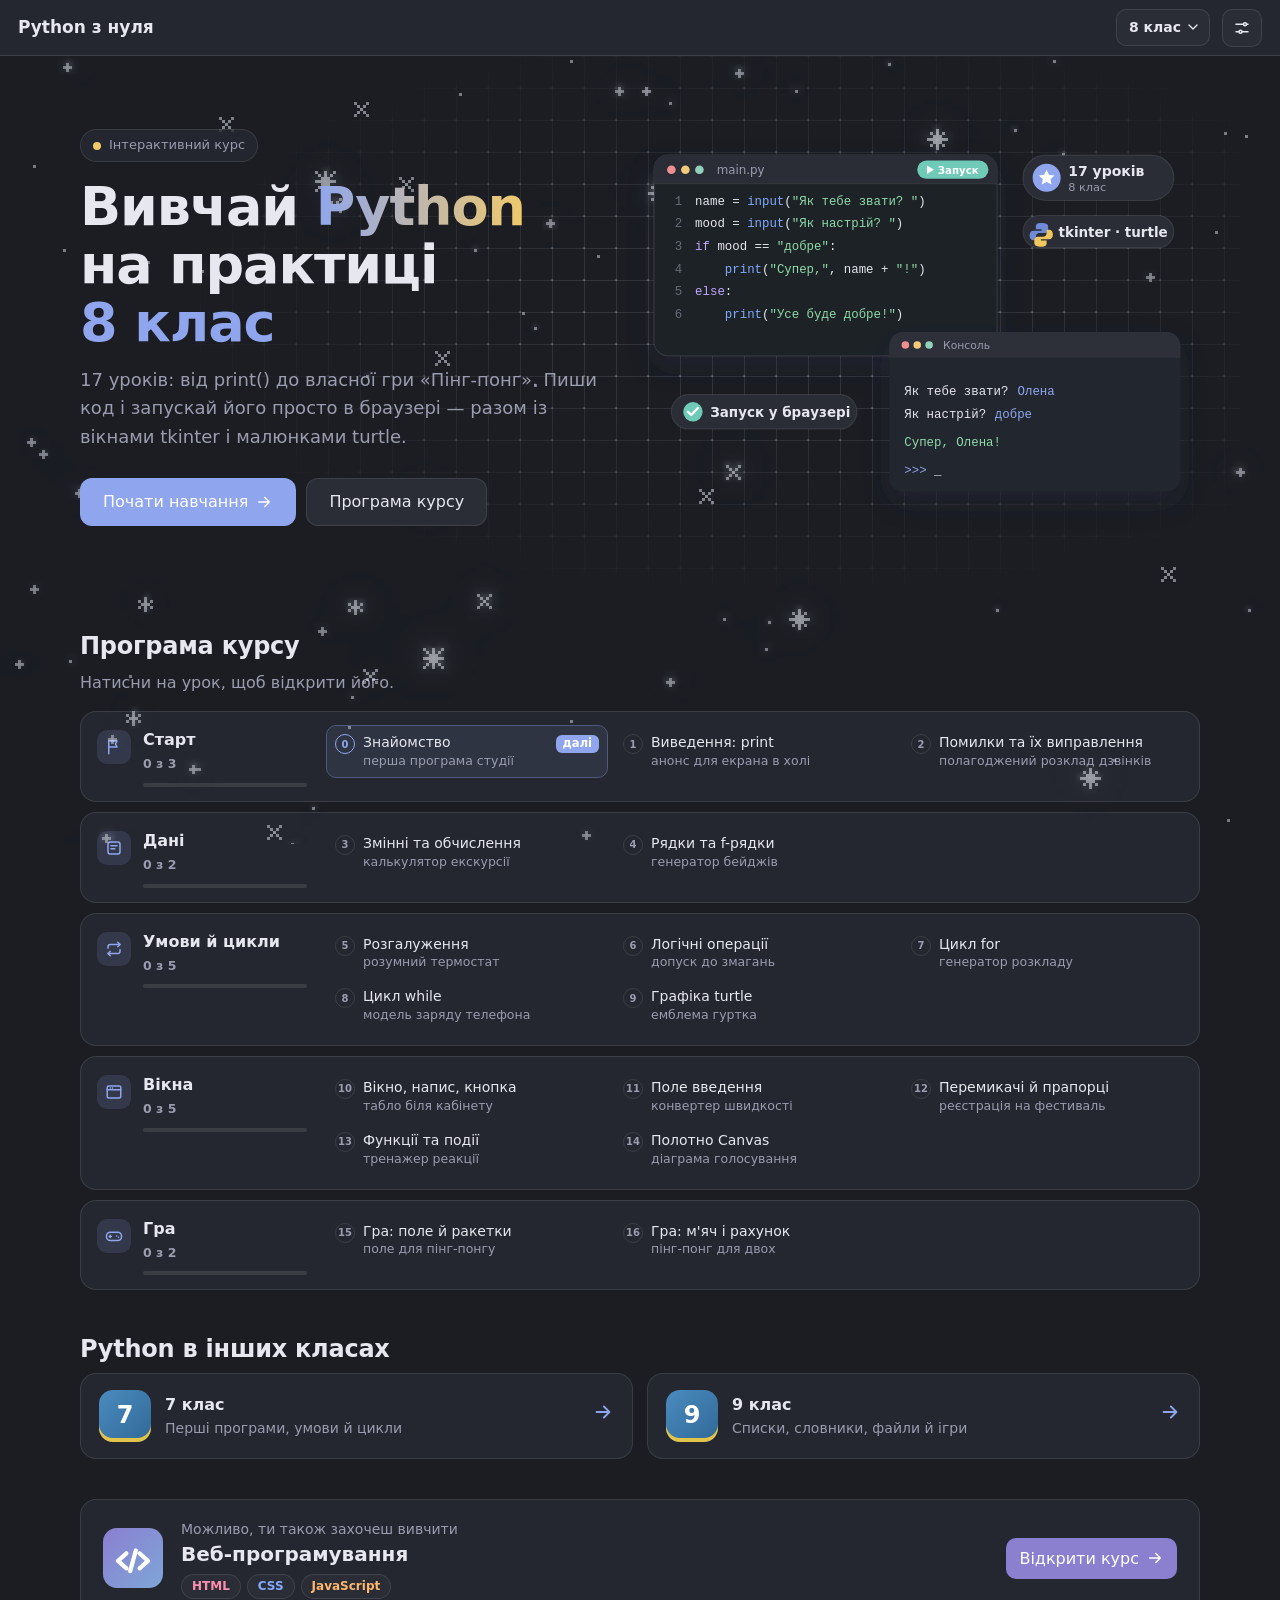
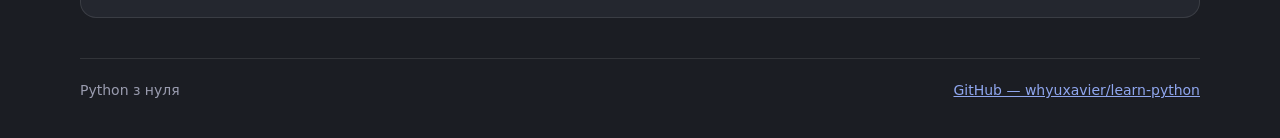
<file: index.html>
<!DOCTYPE html>
<html lang="uk">
<head>
<meta charset="UTF-8">
<meta name="viewport" content="width=device-width, initial-scale=1.0">
<title>Python з нуля · 8 клас — безкоштовний курс програмування українською</title>
<link rel="icon" type="image/svg+xml" href="data:image/svg+xml,%3Csvg xmlns='http://www.w3.org/2000/svg' viewBox='0 0 64 64'%3E%3Cdefs%3E%3ClinearGradient id='g' x1='0' y1='0' x2='1' y2='1'%3E%3Cstop offset='0' stop-color='%236f8ad6'/%3E%3Cstop offset='1' stop-color='%2394a9e6'/%3E%3C/linearGradient%3E%3C/defs%3E%3Crect width='64' height='64' rx='15' fill='url(%23g)'/%3E%3Cpath d='M32 10c-9 0-11 3-11 7v6h12v3H15c-5 0-8 4-8 10s3 10 8 10h5v-7c0-5 3-8 8-8h11c4 0 7-3 7-7v-7c0-4-4-7-14-7z' fill='%23fff'/%3E%3Cpath d='M32 54c9 0 11-3 11-7v-6H31v-3h18c5 0 8-4 8-10s-3-10-8-10h-5v7c0 5-3 8-8 8H25c-4 0-7 3-7 7v7c0 4 4 7 14 7z' fill='%23f0c75e'/%3E%3Ccircle cx='27' cy='16' r='2.2' fill='%236f8ad6'/%3E%3Ccircle cx='37' cy='48' r='2.2' fill='%236f8ad6'/%3E%3C/svg%3E">
<meta name="description" content="Python з нуля для 8 класу — безкоштовний інтерактивний курс Python українською: 17 уроків, теорія, приклади й завдання, код запускається просто в браузері.">
<link rel="canonical" href="https://whyuxavier.github.io/learn-python/">
<link rel="manifest" href="manifest.json">
<meta name="theme-color" content="#6f8ad6">
<link rel="apple-touch-icon" href="icons/apple-touch-icon.png">
<meta name="apple-mobile-web-app-capable" content="yes">
<meta name="mobile-web-app-capable" content="yes">
<meta name="apple-mobile-web-app-title" content="Python 8 клас">
<meta property="og:type" content="website">
<meta property="og:locale" content="uk_UA">
<meta property="og:title" content="Python з нуля · 8 клас">
<meta property="og:description" content="17 інтерактивних уроків Python для 8 класу: пиши й запускай код просто в браузері.">
<meta property="og:url" content="https://whyuxavier.github.io/learn-python/">
<script type="application/ld+json">{"@context":"https://schema.org","@type":"Course","name":"Python з нуля · 8 клас","description":"Безкоштовний інтерактивний курс Python українською: 17 уроків з теорією, прикладами й практичними завданнями, код виконується в браузері.","inLanguage":"uk","url":"https://whyuxavier.github.io/learn-python/","isAccessibleForFree":true,"provider":{"@type":"Person","name":"Олександр Мрочко","url":"https://github.com/whyuxavier"},"hasCourseInstance":{"@type":"CourseInstance","courseMode":"online","courseWorkload":"PT32H"},"offers":{"@type":"Offer","price":"0","priceCurrency":"UAH","category":"Free"}}</script>
<link href="https://fonts.cdnfonts.com/css/fixel-display" rel="stylesheet">
<script>(()=>{try{const n=navigator,lite=(n.hardwareConcurrency&&n.hardwareConcurrency<=2)||(n.deviceMemory&&n.deviceMemory<=4)||matchMedia('(prefers-reduced-motion: reduce)').matches;
 if(lite)document.documentElement.classList.add('lite')}catch(e){}})();</script>
<link rel="stylesheet" href="style.css">
</head>
<body class="home">
<div class="app">
<header>
 <button class="ib" id="menu" aria-label="Меню курсу" aria-expanded="false"><svg viewBox="0 0 24 24"><path d="M4 6h16M4 12h16M4 18h16"/></svg></button>
 <h1><button id="logo" title="На головну">Python з нуля</button></h1>
 <div class="gsw"><button class="gsb" id="gsb" aria-haspopup="true" aria-expanded="false" aria-controls="gpop" title="Обрати клас">8 клас<svg viewBox="0 0 24 24" aria-hidden="true"><path d="M6 9l6 6 6-6"/></svg></button>
  <nav class="gpop" id="gpop" hidden aria-label="Курси"><a href="../learn-python-7/"><b>7 клас</b><span>Перші програми, умови й цикли</span></a><a aria-current="page"><b>8 клас</b><span>Основи Python і вікна tkinter</span></a><a href="../learn-python-9/"><b>9 клас</b><span>Списки, словники, файли й ігри</span></a></nav></div>
 <button class="ib" id="homeBtn" hidden aria-label="На головну" title="На головну"><svg viewBox="0 0 24 24"><path d="M4 11l8-7 8 7M6 9.5V20h12V9.5"/></svg></button>
 <button class="ib sch" id="schB" hidden aria-label="Шкільний режим увімкнено" title="Шкільний режим: прогрес зникне після закриття браузера"><svg viewBox="0 0 24 24"><path d="M3 10l9-5 9 5-9 5z"/><path d="M7 12.5V17c0 1.2 2.2 2.5 5 2.5s5-1.3 5-2.5v-4.5"/></svg></button>
 <button class="ib" id="instB" hidden aria-label="Встановити застосунок" title="Встановити як застосунок"><svg viewBox="0 0 24 24"><rect x="6" y="2.5" width="12" height="19" rx="2.5"/><path d="M12 7v7M9 11l3 3 3-3M10.5 18.5h3"/></svg></button>
 <button class="ib" id="info" aria-label="Панель керування" title="Панель керування"><svg viewBox="0 0 24 24"><path d="M4 7h10M18 7h2M4 17h4M12 17h8"/><circle cx="16" cy="7" r="2"/><circle cx="10" cy="17" r="2"/></svg></button>
</header>
<aside id="side" aria-label="Навігація курсу">
 <div class="pc"><span id="pct">0%</span><span id="cnt">0 / 17</span></div>
 <div class="pb" role="progressbar" aria-valuemin="0" aria-valuemax="100" id="pbar"><i></i></div>
 <nav id="nav"></nav>
</aside>
<main>
 <section class="col" id="lw" aria-label="Урок"><div class="card lh"><div class="lt" role="tablist" aria-label="Розділ уроку" id="ltabs"><button class="tab" role="tab" id="t-th" data-t="th" aria-controls="p-th">Теорія</button><button class="tab" role="tab" id="t-tk" data-t="tk" aria-controls="p-tk">Завдання</button></div></div><div id="lesson"></div></section>
 <div class="rz" id="rz" role="separator" aria-orientation="vertical" aria-label="Змінити ширину панелей" tabindex="0"></div>
 <section class="ws" aria-label="Робоча область">
  <div class="pane" id="p-ed">
   <div class="ph">
    
    <div class="ftabs" role="tablist" id="ftabs"></div>
    <span class="grow"></span>
    <div class="more"><button class="ib" id="more" aria-label="Інші дії" title="Інші дії" aria-haspopup="menu" aria-expanded="false"><svg viewBox="0 0 24 24"><circle cx="5" cy="12" r="1.3"/><circle cx="12" cy="12" r="1.3"/><circle cx="19" cy="12" r="1.3"/></svg></button>
     <div class="mm" id="mm" role="menu" hidden>
      <button class="mi" id="share" role="menuitem"><svg viewBox="0 0 24 24"><path d="M10 14a4 4 0 0 0 5.7 0l3-3a4 4 0 0 0-5.7-5.7l-1 1"/><path d="M14 10a4 4 0 0 0-5.7 0l-3 3a4 4 0 0 0 5.7 5.7l1-1"/></svg>Здати роботу</button>
      <button class="mi" id="copy" role="menuitem"><svg viewBox="0 0 24 24"><rect x="9" y="9" width="11" height="11" rx="2"/><path d="M5 15V5a2 2 0 0 1 2-2h10"/></svg>Скопіювати код</button>
      <button class="mi" id="dl" role="menuitem"><svg viewBox="0 0 24 24"><path d="M12 4v11M7 10l5 5 5-5M5 20h14"/></svg>Завантажити код</button>
      <button class="mi" id="reset" role="menuitem"><svg viewBox="0 0 24 24"><path d="M3 12a9 9 0 1 0 3-6.7L3 8M3 3v5h5"/></svg>Почати спочатку</button>
     </div></div>
    <button class="btn stop" id="stop" hidden title="Зупинити програму"><svg viewBox="0 0 24 24"><rect x="6" y="6" width="12" height="12" rx="2"/></svg><span>Стоп</span></button>
    <button class="btn run" id="run" title="Запустити (Ctrl+Enter)"><svg viewBox="0 0 24 24"><path d="M7 5v14l12-7z"/></svg><span id="runTx">Запустити</span></button>
   </div>
   <div class="ed"><div id="gut" aria-hidden="true"></div><div class="cw"><div id="eband"></div><pre id="hl" aria-hidden="true"></pre><textarea id="ta" spellcheck="false" autocapitalize="off" autocomplete="off" autocorrect="off" wrap="off" aria-label="Код Python"></textarea></div></div>
  </div>
  <div class="rzh" id="rzh" role="separator" aria-orientation="horizontal" aria-label="Змінити висоту редактора" tabindex="0"></div>
  <div class="pane" id="p-out">
   <div class="ph"><h3 id="outT">Результат</h3>
    <button class="ib" id="clr" hidden aria-label="Очистити" title="Очистити"><svg viewBox="0 0 24 24"><path d="M4 7h16M10 11v6M14 11v6M6 7l1 13h10l1-13M9 7V4h6v3"/></svg></button></div>
   <div class="out" id="out"><div class="kp" id="kp" aria-label="Клавіші"></div><div id="wins"></div><div id="con" tabindex="-1" aria-live="polite"></div></div>
   <div class="pgz" id="pgz" hidden></div>
  </div>
 </section>
</main>
</div>
<div id="home">
<div class="hm">
 <section class="hero" aria-labelledby="hh">
  <div>
   <span class="ebd"><i></i>Інтерактивний курс</span>
   <h2 id="hh">Вивчай <span>Python</span> на практиці<span class="hcl">8 клас</span></h2>
   <p class="ld">17 уроків: від print() до власної гри «Пінг-понг». Пиши код і запускай його просто в браузері — разом із вікнами tkinter і малюнками turtle.</p>
   <div class="cta">
    <button class="btn pr lg" id="start"><span id="startTx">Почати навчання</span><svg viewBox="0 0 24 24"><path d="M5 12h14M13 6l6 6-6 6"/></svg></button>
    <a class="btn lg" href="#program" id="toProg">Програма курсу</a>
   </div>
   <div class="hpr" id="hpr" hidden><span id="hprTx"></span><div class="pb"><i id="hprBar"></i></div></div>
  </div>
  <div class="hart"><svg class="art" viewBox="0 0 520 400" role="img" aria-label="Редактор з кодом Python і консоль, де програма веде короткий діалог з користувачем">
 <defs><filter id="hsh" x="-15%" y="-15%" width="130%" height="140%"><feDropShadow dx="0" dy="10" stdDeviation="12" flood-color="#3c3c64" flood-opacity=".18"/></filter><clipPath id="hc0"><rect class="tp" x="52" y="73" width="225" height="18" style="animation-duration:0.74s;animation-delay:0.40s;animation-timing-function:steps(31)"/></clipPath><clipPath id="hc1"><rect class="tp" x="52" y="94" width="204" height="18" style="animation-duration:0.67s;animation-delay:1.22s;animation-timing-function:steps(28)"/></clipPath><clipPath id="hc2"><rect class="tp" x="52" y="115" width="141" height="18" style="animation-duration:0.46s;animation-delay:1.98s;animation-timing-function:steps(19)"/></clipPath><clipPath id="hc3"><rect class="tp" x="80" y="136" width="197" height="18" style="animation-duration:0.65s;animation-delay:2.51s;animation-timing-function:steps(27)"/></clipPath><clipPath id="hc4"><rect class="tp" x="52" y="157" width="43" height="18" style="animation-duration:0.12s;animation-delay:3.24s;animation-timing-function:steps(5)"/></clipPath><clipPath id="hc5"><rect class="tp" x="80" y="178" width="176" height="18" style="animation-duration:0.58s;animation-delay:3.44s;animation-timing-function:steps(24)"/></clipPath><clipPath id="ha1"><rect class="tp" x="351" y="250" width="41" height="17" style="animation-duration:0.30s;animation-delay:5.00s;animation-timing-function:steps(5)"/></clipPath><clipPath id="ha2"><rect class="tp" x="330" y="272" width="41" height="17" style="animation-duration:0.30s;animation-delay:5.75s;animation-timing-function:steps(5)"/></clipPath></defs>
 <g class="h-ed">
  <rect class="w" x="14" y="40" width="318" height="186" rx="13" filter="url(#hsh)"/>
  <path class="tb" d="M14.5 53a12.5 12.5 0 0 1 12.5-12.5h293a12.5 12.5 0 0 1 12.5 12.5v13h-318z"/>
  <line class="bl" x1="14.5" y1="66.5" x2="331.5" y2="66.5"/>
  <circle cx="30" cy="53.5" r="4" fill="#ef8f8f"/><circle cx="43" cy="53.5" r="4" fill="#f3c97a"/><circle cx="56" cy="53.5" r="4" fill="#8fd1bd"/>
  <text x="72" y="57.5" class="mu" font-size="11">main.py</text>
  <g class="h-run pp" style="animation-delay:4.15s"><rect class="okf" x="258" y="45" width="66" height="17" rx="8.5"/><path class="wt" d="M267 49.5v8l6.5-4z"/><text class="wt" x="277" y="57.5" font-size="9.5" font-weight="600">Запуск</text></g>
<g class="cl" style="animation-delay:0.40s"><text x="40" y="86" class="mono sm num" text-anchor="end">1</text></g><text x="52" y="86" class="mono sm" xml:space="preserve" clip-path="url(#hc0)">name = <tspan class="cb">input</tspan>(<tspan class="cs">"Як тебе звати? "</tspan>)</text>
<g class="cl" style="animation-delay:1.22s"><text x="40" y="107" class="mono sm num" text-anchor="end">2</text></g><text x="52" y="107" class="mono sm" xml:space="preserve" clip-path="url(#hc1)">mood = <tspan class="cb">input</tspan>(<tspan class="cs">"Як настрій? "</tspan>)</text>
<g class="cl" style="animation-delay:1.98s"><text x="40" y="128" class="mono sm num" text-anchor="end">3</text></g><text x="52" y="128" class="mono sm" xml:space="preserve" clip-path="url(#hc2)"><tspan class="ck">if</tspan> mood == <tspan class="cs">"добре"</tspan>:</text>
<g class="cl" style="animation-delay:2.51s"><text x="40" y="149" class="mono sm num" text-anchor="end">4</text></g><text x="52" y="149" class="mono sm" xml:space="preserve" clip-path="url(#hc3)">    <tspan class="cb">print</tspan>(<tspan class="cs">"Супер,"</tspan>, name + <tspan class="cs">"!"</tspan>)</text>
<g class="cl" style="animation-delay:3.24s"><text x="40" y="170" class="mono sm num" text-anchor="end">5</text></g><text x="52" y="170" class="mono sm" xml:space="preserve" clip-path="url(#hc4)"><tspan class="ck">else</tspan>:</text>
<g class="cl" style="animation-delay:3.44s"><text x="40" y="191" class="mono sm num" text-anchor="end">6</text></g><text x="52" y="191" class="mono sm" xml:space="preserve" clip-path="url(#hc5)">    <tspan class="cb">print</tspan>(<tspan class="cs">"Усе буде добре!"</tspan>)</text>
 </g>
 <g class="h-con" style="animation-delay:4.45s">
  <rect class="term" x="232" y="204" width="270" height="148" rx="13" filter="url(#hsh)"/>
  <path class="tbar" d="M232 217a13 13 0 0 1 13-13h244a13 13 0 0 1 13 13v11h-270z"/>
  <circle cx="247" cy="216" r="3.5" fill="#ef8f8f"/><circle cx="258" cy="216" r="3.5" fill="#f3c97a"/><circle cx="269" cy="216" r="3.5" fill="#8fd1bd"/>
  <text x="282" y="219.5" font-size="10" fill="#9a9caf">Консоль</text>
  <text class="mono sm ol tt1" style="animation-delay:4.75s" x="246" y="262" xml:space="preserve">Як тебе звати? </text>
  <text class="mono sm tt2" font-weight="600" x="351" y="262" clip-path="url(#ha1)">Олена</text>
  <text class="mono sm ol tt1" style="animation-delay:5.50s" x="246" y="284" xml:space="preserve">Як настрій? </text>
  <text class="mono sm tt2" font-weight="600" x="330" y="284" clip-path="url(#ha2)">добре</text>
  <text class="mono sm ol tt3" style="animation-delay:6.25s" x="246" y="310">Супер, Олена!</text>
  <text class="mono sm ol tt2" style="animation-delay:6.45s" x="246" y="336">&gt;&gt;&gt; <tspan fill="#e6e7ef">_</tspan></text>
 </g>
 <g class="h-chip pp" style="animation-delay:6.60s">
  <rect class="chip" x="356" y="40" width="140" height="42" rx="21"/>
  <circle class="acf" cx="378" cy="61" r="13"/>
  <path class="wt" d="M378 53.5l2.2 4.6 5 .7-3.6 3.5.9 5-4.5-2.4-4.5 2.4.9-5-3.6-3.5 5-.7z"/>
  <text x="398" y="59" font-size="13" font-weight="600">17 уроків</text><text x="398" y="73" class="mu" font-size="10.5">8 клас</text>
 </g>
 <g class="h-chip pp" style="animation-delay:6.70s">
  <rect class="chip" x="356" y="96" width="140" height="30" rx="15"/>
  <path d="M373 103c-4 0-5 1.4-5 3.2v2.6h5.3v1.3h-7.5c-2.2 0-3.6 1.8-3.6 4.4s1.4 4.4 3.6 4.4h2.2v-3.1c0-2.2 1.3-3.5 3.5-3.5h4.8c1.8 0 3.1-1.3 3.1-3.1v-3c0-1.8-1.8-3.2-6.4-3.2z" fill="#6f8ad6"/>
  <path d="M373 125c4 0 5-1.4 5-3.2v-2.6h-5.3v-1.3h7.5c2.2 0 3.6-1.8 3.6-4.4s-1.4-4.4-3.6-4.4H378v3.1c0 2.2-1.3 3.5-3.5 3.5h-4.8c-1.8 0-3.1 1.3-3.1 3.1v3c0 1.8 1.8 3.2 6.4 3.2z" fill="#f0c75e"/>
  <text x="389" y="116" font-size="12.5" font-weight="600">tkinter · turtle</text>
 </g>
 <g class="h-chip pp" style="animation-delay:6.80s">
  <rect class="chip" x="30" y="262" width="172" height="32" rx="16"/>
  <circle class="okf" cx="50" cy="278" r="9"/><path d="M45.5 278l3 3 6-6.5" fill="none" stroke="#fff" stroke-width="2.2" stroke-linecap="round" stroke-linejoin="round"/>
  <text x="66" y="282.5" font-size="12.5" font-weight="600">Запуск у браузері</text>
 </g>
</svg></div>
 </section>
 <section class="sec" id="program" aria-labelledby="ph"><h3 id="ph">Програма курсу</h3><p>Натисни на урок, щоб відкрити його.</p><div class="mods" id="mods"></div></section>
 <section class="sec" id="grades" aria-labelledby="gh"><h3 id="gh">Python в інших класах</h3><div class="gcs"><a class="card ocl" href="../learn-python-7/"><span class="gn">7</span><span class="pt"><b>7 клас</b><span>Перші програми, умови й цикли</span></span><span class="go"><svg viewBox="0 0 24 24"><path d="M5 12h14M13 6l6 6-6 6"/></svg></span></a><a class="card ocl" href="../learn-python-9/"><span class="gn">9</span><span class="pt"><b>9 клас</b><span>Списки, словники, файли й ігри</span></span><span class="go"><svg viewBox="0 0 24 24"><path d="M5 12h14M13 6l6 6-6 6"/></svg></span></a></div></section>
 <section class="sec" aria-label="Інші курси"><a class="card promo" id="promo" href="https://whyuxavier.github.io/learn-web/" target="_blank" rel="noopener noreferrer">
  <span class="pi"><svg viewBox="0 0 64 64"><defs><linearGradient id="pwg" x1="0" y1="0" x2="1" y2="1"><stop offset="0" stop-color="#8b7fd0"/><stop offset="1" stop-color="#7ea6d8"/></linearGradient></defs><rect width="64" height="64" rx="15" fill="url(#pwg)"/><path d="M25 27l-9 8 9 8M39 27l9 8-9 8M35 24l-6 22" fill="none" stroke="#fff" stroke-width="4.5" stroke-linecap="round" stroke-linejoin="round"/></svg></span>
  <span class="pt"><small>Можливо, ти також захочеш вивчити</small><b>Веб-програмування</b><span class="tags"><i>HTML</i><i>CSS</i><i>JavaScript</i></span></span>
  <span class="btn pr pgo">Відкрити курс<svg viewBox="0 0 24 24"><path d="M5 12h14M13 6l6 6-6 6"/></svg></span>
 </a></section>
 <footer class="hf"><span>Python з нуля</span><a href="https://github.com/whyuxavier/learn-python" target="_blank" rel="noopener noreferrer">GitHub — whyuxavier/learn-python</a></footer>
</div>
</div>
<div class="modal" id="modal" hidden role="dialog" aria-modal="true" aria-labelledby="mt"><div class="card mc">
<button class="ib mx" id="mclose" aria-label="Закрити"><svg viewBox="0 0 24 24"><path d="M6 6l12 12M18 6L6 18"/></svg></button>
<h2 id="mt">Панель керування</h2>
<div class="pset"><div class="prow"><span>Тема</span><div class="seg" id="theme" role="group" aria-label="Тема"></div></div>
<div class="prow"><span>Розмір тексту</span><div class="seg" id="fsz" role="group" aria-label="Розмір тексту"><button type="button" data-v="1" aria-pressed="true">A</button><button type="button" data-v="1.15" aria-pressed="false" style="font-size:1.15em">A</button><button type="button" data-v="1.3" aria-pressed="false" style="font-size:1.3em">A</button></div></div>
<label class="sw" style="margin-top:0"><span>Підказки в редакторі<small>Команди й параметри під час набору коду</small></span><input type="checkbox" id="acT" role="switch"></label><label class="sw"><span>Шкільний комп'ютер<small>Прогрес зникає після закриття браузера</small></span><input type="checkbox" id="schT" role="switch"></label></div>
<div class="mode" hidden><h3>Мій прогрес</h3>
<div class="row"><button class="btn" id="pSave"><svg viewBox="0 0 24 24"><path d="M12 4v11M7 10l5 5 5-5M5 20h14"/></svg>Зберегти у файл</button><button class="btn" id="pLoad"><svg viewBox="0 0 24 24"><path d="M12 20V9M7 14l5-5 5 5M5 4h14"/></svg>Відкрити файл</button></div>
<input type="file" id="pFile" accept=".json,application/json" hidden></div>
<div class="mode" id="instM"><h3>Застосунок</h3><p id="instTx" style="margin:0 0 10px;font-size:14px;color:var(--mu)">Встанови курс на комп'ютер чи телефон: окреме вікно, значок на робочому столі й робота без інтернету.</p>
<div class="row"><button class="btn pr" id="instGo"><svg viewBox="0 0 24 24"><rect x="6" y="2.5" width="12" height="19" rx="2.5"/><path d="M12 7v7M9 11l3 3 3-3M10.5 18.5h3"/></svg>Встановити застосунок</button></div></div>
<details class="more pab" id="qdet"><summary>Квести й тести</summary><div class="qs" id="qlist"></div></details>
<details class="more pab" id="bdet"><summary>Бонус</summary><div class="hcards" id="bonus"></div></details>
<details class="more pab"><summary>Про курс і правила</summary><p>Курс Python для 8 класу: 17 уроків, код запускається в браузері. Інший клас — кнопка «8 клас» угорі.</p><ul>
<li>Проходь уроки по черзі.</li>
<li>Прочитай «Теорію» і виконай «Завдання».</li>
<li>Щоб здати роботу: ⋯ → «Здати роботу» → надішли посилання своєму вчителю.</li>
</ul><p class="annp"><b>Курс оновлено.</b> Курси 8 і 9 класу тепер мають окремі адреси: <a href="https://whyuxavier.github.io/learn-python/">learn-python</a> (8 клас) і <a href="https://whyuxavier.github.io/learn-python-9/">learn-python-9</a> (9 клас). Уроки й завдання повністю оновлено. Продуктивної роботи!</p></details>
<a class="btn gh" href="https://github.com/whyuxavier/learn-python" target="_blank" rel="noopener noreferrer"><svg viewBox="0 0 24 24"><path d="M12 3l2.8 5.8 6.2.9-4.5 4.4 1.1 6.2L12 17.3 6.4 20.3l1.1-6.2L3 9.7l6.2-.9z"/></svg>Репозиторій на GitHub</a><p style="margin:12px 0 0;font-size:13px;color:var(--mu)">Створено з використанням ШІ.</p></div></div>
<div class="modal" id="shm" hidden role="dialog" aria-modal="true" aria-labelledby="sht"><div class="card mc">
<button class="ib mx" id="shclose" aria-label="Закрити"><svg viewBox="0 0 24 24"><path d="M6 6l12 12M18 6L6 18"/></svg></button>
<h2 id="sht">Здати роботу</h2>
<p id="shl" class="shs"></p>
<label class="fl" for="shn">Ім'я та прізвище</label>
<input class="fi" id="shn" maxlength="60" autocomplete="name" placeholder="Наприклад: Леонід Каденюк">
<label class="fl" for="shk">Клас</label>
<input class="fi" id="shk" maxlength="10" autocomplete="off" list="shkl" placeholder="8-А">
<datalist id="shkl"><option value="8-А"><option value="8-Б"><option value="8-В"><option value="8-Г"><option value="8-Д"></datalist>
<button class="btn pr" id="shgo">Здати роботу</button>
<div id="shres" hidden>
<p class="shsc" id="shsc"></p>
<input class="fi" id="shu" readonly aria-label="Посилання на роботу">
<button class="btn pr" id="shcp">Копіювати посилання</button>
<p class="shs"><b>Скопіюй посилання й надішли його своєму вчителю</b> — у Google Classroom або так, як він попросить. Якщо зміниш код — здай роботу ще раз.</p>
</div></div></div>
<div class="modal" id="insm" hidden role="dialog" aria-modal="true" aria-labelledby="inst"><div class="card mc ins">
<button class="ib mx" id="insclose" aria-label="Закрити"><svg viewBox="0 0 24 24"><path d="M6 6l12 12M18 6L6 18"/></svg></button>
<h2 id="inst">Встановити застосунок</h2>
<div id="insBody"></div>
<p style="margin:12px 0 0;font-size:13px;color:var(--mu)">Після встановлення курс відкривається з окремого значка й працює навіть без інтернету. Прогрес зберігається.</p>
</div></div>
<div id="toast" role="status" aria-live="polite"></div>
<script src="lessons.js"></script>
<script src="script.js"></script>
</body>
</html>
</file>
<file: style.css>
/* Python з нуля — стилі курсу */
:root{--bg:#f4f5fa;--bg2:#ecf1f8;--sf:rgba(255,255,255,.74);--sf2:#fbfcff;--tx:#23242e;--mu:#676a7d;--bd:rgba(60,64,100,.13);--ac:#6f8ad6;--ac2:#d9aa3c;--gold:#f0c75e;--mint:#8fd1bd;--ed:#fcfcff;--sh:0 4px 18px rgba(60,64,110,.08);--ok:#4fae93;--er:#d0566a;--sb:rgba(100,110,160,.35);--cn:#f7f8fc}
[data-theme=dark]{--bg:#1b1d23;--bg2:#1f2229;--sf:rgba(39,42,51,.76);--sf2:#2a2d36;--tx:#e6e7ef;--mu:#9a9caf;--bd:rgba(255,255,255,.1);--ac:#8fa6ee;--ac2:#f0c96a;--gold:#f0c96a;--mint:#6fcbb8;--ed:#1e2026;--sh:0 4px 18px rgba(0,0,0,.3);--ok:#6fcbb8;--er:#ff8a9a;--sb:rgba(200,205,230,.25);--cn:#181a1f}
*{box-sizing:border-box}
[hidden]{display:none!important}
html,body{margin:0;height:100%}
body{font-family:"Fixel Display","Fixel Variable",system-ui,-apple-system,"Segoe UI",Roboto,sans-serif;font-size:16px;line-height:1.6;color:var(--tx);background:linear-gradient(135deg,var(--bg),var(--bg2));transition:background .3s,color .3s;overflow-x:hidden}
button{font:inherit;color:inherit;cursor:pointer}
button:disabled{cursor:default;opacity:.5}
:focus-visible{outline:2px solid var(--ac);outline-offset:2px}
.app{display:grid;grid-template-columns:280px 1fr;grid-template-rows:56px 1fr;height:100vh}
header{grid-column:1/-1;display:flex;align-items:center;gap:12px;padding:0 18px;background:var(--sf);backdrop-filter:blur(12px);border-bottom:1px solid var(--bd)}
header h1{font-size:17px;margin:0;flex:1;min-width:0}
header h1 button{border:0;background:none;padding:0;font:inherit;font-weight:600;text-align:left;display:block;max-width:100%;white-space:nowrap;overflow:hidden;text-overflow:ellipsis}
header h1 button:hover{color:var(--ac)}
.ib,.btn{border:1px solid var(--bd);background:var(--sf2);border-radius:10px;padding:7px 12px;min-height:38px;transition:.2s}
.ib{width:40px;padding:0;display:grid;place-items:center;flex:none}
.ib:hover,.btn:hover{border-color:var(--ac)}
.btn{display:inline-flex;align-items:center;gap:7px;justify-content:center}
.btn.pr{background:var(--ac);color:#fff;border-color:transparent}
.btn.pr:hover{filter:brightness(1.06)}
.btn.done{background:var(--ok);color:#fff;border-color:transparent}
svg{width:18px;height:18px;fill:none;stroke:currentColor;stroke-width:2;stroke-linecap:round;stroke-linejoin:round}
aside{background:var(--sf);backdrop-filter:blur(12px);border-right:1px solid var(--bd);padding:16px;overflow:auto;transition:transform .25s}
.pb{height:8px;background:var(--bd);border-radius:8px;overflow:hidden;margin:6px 0 4px}
.pb i{display:block;height:100%;width:0;background:linear-gradient(90deg,var(--ac),var(--mint));transition:width .3s}
.pc{display:flex;justify-content:space-between;color:var(--mu);font-size:13px;margin-bottom:14px}
.mod{font-size:12px;letter-spacing:.06em;text-transform:uppercase;color:var(--mu);margin:16px 6px 6px}
button.mod{display:flex;align-items:center;justify-content:space-between;width:calc(100% - 12px);border:0;background:none;padding:2px 0;font-family:inherit;text-align:left;border-radius:6px}
button.mod:hover{color:var(--tx)}button.mod svg{width:14px;height:14px;fill:none;stroke:currentColor;stroke-width:2.2;stroke-linecap:round;stroke-linejoin:round;transition:transform .2s}
button.mod[aria-expanded=false] svg{transform:rotate(-90deg)}
.li{display:flex;align-items:center;gap:8px;width:100%;text-align:left;border:0;background:none;padding:7px 10px;border-radius:10px;font-size:14px;line-height:1.35}
.li:hover{background:var(--sf2)}
.li[aria-current=true]{background:var(--sf2);box-shadow:inset 3px 0 0 var(--ac);font-weight:600}
.li b{width:18px;height:18px;flex:none;border-radius:50%;border:1.5px solid var(--bd);display:grid;place-items:center}
.li.d b{background:var(--ok);border-color:var(--ok);color:#fff}
.li b svg{width:11px;height:11px;stroke-width:3;opacity:0}.li.d b svg{opacity:1}
.li.bn b{border-color:var(--ac);color:var(--ac)}.li.bn b svg{opacity:1}
main{display:grid;grid-template-columns:var(--lc,minmax(0,1fr)) 10px minmax(0,1.15fr);gap:6px;padding:16px;overflow:hidden;min-height:0}
.col{overflow:auto;min-height:0;display:flex;flex-direction:column;gap:14px}
.card{background:var(--sf);backdrop-filter:blur(10px);border:1px solid var(--bd);border-radius:16px;box-shadow:var(--sh);padding:16px 18px}
.card h2{font-size:15px;margin:0 0 8px;color:var(--ac)}
h2.t{font-size:22px;color:var(--tx);line-height:1.3;margin:0}
.card p{margin:.5em 0}
.task{border-left:4px solid var(--mint)}
.th li{margin:3px 0}
.th table{border-collapse:collapse;margin:10px 0;font:13px ui-monospace,"Cascadia Mono",Consolas,monospace}.th th,.th td{border:1px solid var(--bd);padding:4px 12px;text-align:center}.th th{background:var(--bd);font-weight:600}
code,kbd{font-family:ui-monospace,"Cascadia Mono",Consolas,Menlo,monospace;background:var(--bd);border-radius:5px;padding:1px 5px;font-size:.88em}
pre{margin:8px 0;padding:12px;background:var(--ed);border:1px solid var(--bd);border-radius:10px;overflow:auto;font:13px/1.55 ui-monospace,"Cascadia Mono",Consolas,Menlo,monospace;tab-size:4}
pre code{background:none;padding:0;font-size:inherit}
.nav{display:flex;gap:8px;flex-wrap:wrap;padding-bottom:4px}
.nav .sp{flex:1}
.ws{display:flex;flex-direction:column;gap:12px;min-height:0;height:100%}
.pane{display:flex;flex-direction:column;min-height:200px;flex:1;background:var(--sf);border:1px solid var(--bd);border-radius:16px;box-shadow:var(--sh);overflow:hidden}
#p-out{flex:1.15}#p-out.shut{flex:none}
.ph{display:flex;align-items:center;gap:6px;padding:8px 10px;border-bottom:1px solid var(--bd);flex-wrap:wrap;min-height:55px}
.ph h3{font-size:14px;margin:0 auto 0 4px;font-weight:600;white-space:nowrap}
.ph .grow{flex:1}
.more{position:relative}
.mm{position:absolute;right:0;top:calc(100% + 6px);z-index:40;min-width:210px;padding:6px;background:var(--sf2);border:1px solid var(--bd);border-radius:12px;box-shadow:0 10px 28px rgba(20,24,50,.18)}
.mi{display:flex;align-items:center;gap:10px;width:100%;border:0;background:none;padding:9px 10px;border-radius:8px;font:inherit;font-size:14.5px;color:var(--tx);text-align:left;cursor:pointer}
.mi:hover,.mi:focus-visible{background:var(--bd)}.mi svg{width:18px;height:18px;flex:none}
.navh{display:flex;align-items:center;gap:8px;width:100%;border:0;background:none;padding:6px 6px 12px;font:inherit;font-size:14.5px;color:var(--mu);cursor:pointer;text-align:left}.navh:hover{color:var(--ac)}.navh svg{width:17px;height:17px}
.ftabs{display:flex;gap:2px;align-items:center;flex-wrap:wrap;min-width:0}
.tab{border:0;background:none;padding:5px 10px;border-radius:8px;font-size:13.5px;min-height:32px;font-family:ui-monospace,Consolas,monospace;display:inline-flex;align-items:center;gap:4px}
.tab[aria-selected=true]{background:var(--ac);color:#fff}
.tab .x{width:16px;height:16px;border-radius:4px;display:grid;place-items:center;opacity:.7}.tab .x:hover{opacity:1;background:rgba(0,0,0,.15)}
.tab .x svg{width:11px;height:11px}
.run{background:var(--ok);color:#fff;border-color:transparent;font-weight:600}
.run svg{fill:currentColor;stroke:none}
.stop{background:var(--er);color:#fff;border-color:transparent}
.stop svg{fill:currentColor;stroke:none}
.ed{display:flex;flex:1;min-height:0;background:var(--ed);font:14px/21px ui-monospace,"Cascadia Mono",Consolas,Menlo,monospace}
#gut{padding:10px 8px 24px;text-align:right;color:var(--mu);background:rgba(128,128,150,.07);border-right:1px solid var(--bd);overflow:hidden;user-select:none;white-space:pre;min-width:42px}
#gut .er{color:var(--er);font-weight:600}
.cw{position:relative;flex:1;min-width:0;overflow:hidden}
#hl,#ta{position:absolute;inset:0;margin:0;padding:10px 12px;font:inherit;white-space:pre;tab-size:4;border:0;border-radius:0}
#hl{overflow:hidden;pointer-events:none;color:var(--tx);background:none;padding-bottom:40px;padding-right:40px}
#ta{color:transparent;caret-color:var(--tx);background:transparent;overflow:auto;resize:none;outline:0;z-index:1}
.acl,.act{position:fixed;z-index:70;background:var(--sf2);border:1px solid var(--bd);border-radius:10px;box-shadow:0 8px 24px rgba(20,24,50,.16);font:13px/1.45 ui-monospace,"Cascadia Mono",Consolas,Menlo,monospace;color:var(--tx)}
.acl{max-height:186px;overflow-y:auto;min-width:180px;max-width:min(440px,calc(100vw - 16px));padding:4px}
.aci{display:flex;gap:8px;align-items:baseline;padding:4px 8px;border-radius:7px;cursor:pointer;white-space:nowrap;overflow:hidden;text-overflow:ellipsis}
.aci code,.act code{background:none;padding:0;border-radius:0}.aci code{font:inherit;font-weight:600}.aci span{color:var(--mu);overflow:hidden;text-overflow:ellipsis}.aci.on{background:var(--ac);color:#fff}.aci.on span{color:rgba(255,255,255,.8)}
.act{max-width:min(460px,calc(100vw - 16px));padding:6px 10px;pointer-events:none}.act code{font:inherit;white-space:pre-wrap}.act span{color:var(--mu)}.act b{color:var(--ac);font-weight:600}
.act small{display:block;font:12px/1.4 "Fixel Display",system-ui,sans-serif;color:var(--mu);margin-top:2px}
#ta::selection{background:rgba(111,138,214,.35)}
#ta:focus-visible{outline:0;box-shadow:inset 0 0 0 2px var(--ac)}
#eband{position:absolute;left:0;right:0;height:21px;background:rgba(208,86,106,.14);border-left:3px solid var(--er);pointer-events:none;display:none}
:root{--c-k:#7a4fd0;--c-b:#2f6fc0;--c-s:#2a8450;--c-c:#8a8aa0;--c-n:#b5651d;--c-f:#1f7f9a;--c-d:#c2397f;--c-x:#a85d12}
[data-theme=dark]{--c-k:#c4a7ff;--c-b:#82aaff;--c-s:#8fd9a8;--c-c:#7a7f90;--c-n:#ffb86c;--c-f:#5ed4c8;--c-d:#ff8fb1;--c-x:#f3c97a}
:is(#hl,pre) .k{color:var(--c-k)}:is(#hl,pre) .b{color:var(--c-b)}:is(#hl,pre) .s{color:var(--c-s)}:is(#hl,pre) .c{color:var(--c-c);font-style:italic}:is(#hl,pre) .n{color:var(--c-n)}:is(#hl,pre) .f{color:var(--c-f)}:is(#hl,pre) .d{color:var(--c-d)}:is(#hl,pre) .x{color:var(--c-x)}
#lesson{display:flex;flex-direction:column;gap:14px}
.lh{display:flex;align-items:center;justify-content:space-between;gap:8px;padding:8px 10px;position:sticky;top:0;z-index:5;background:var(--sf2)}
.lt{display:flex;gap:4px}.lt .tab{font-family:inherit;font-size:14px;font-weight:600;padding:5px 16px;min-height:34px}
.lt .tab i{display:inline-block;width:7px;height:7px;border-radius:50%;background:var(--mint,#8fd1bd);margin-left:3px}
.lp{display:flex;flex-direction:column;gap:14px}.lp[hidden]{display:none}
.tonext{align-self:flex-end}
body.sv .lt{visibility:hidden}
#lw.shut .lt{visibility:hidden}
.pane.shut{flex:none;min-height:0}.pane.shut>:not(.ph){display:none}
#lw.shut #lesson{display:none}#lw.shut{overflow:visible}
.cv svg{transition:transform .2s}.shut .cv svg{transform:rotate(-90deg)}
.cmd{display:flex;gap:12px;align-items:baseline;padding:7px 0;border-top:1px solid var(--bd)}
.cmd:first-of-type{border-top:0}.cmd code{flex:0 0 42%;white-space:normal;word-break:break-word}.cmd span{flex:1;font-size:14px}
.ref{font-size:12px;color:var(--mu);border:1px solid var(--bd);border-radius:999px;padding:2px 10px;white-space:nowrap;margin-top:8px;display:inline-block}
.exh{display:flex;align-items:center;justify-content:space-between;gap:8px}.exh h2{margin:0}
.exh.nx{margin-top:16px;padding-top:14px;border-top:1px solid var(--bd)}
.exd{font-size:14px;color:var(--mu);margin:6px 0 0!important}
.sit{margin:8px 0 0!important;padding-left:12px;border-left:3px solid var(--ac2);color:var(--mu);font-size:15px;line-height:1.5}
.gd{display:grid;grid-template-columns:150px 1fr;gap:14px;align-items:center;margin:14px 0}.gd svg{width:100%;height:auto;display:block;stroke:none;stroke-width:1}.gd p{margin:0!important}
@media(max-width:520px){.gd{grid-template-columns:1fr}.gd svg{max-width:180px}}
.exh .btn{min-height:32px;padding:4px 10px;font-size:13.5px}
.exh .acts{display:flex;gap:8px;flex:none}
.chk{list-style:none;padding:0;margin:8px 0 4px}
.chk li{margin:0}
.chk label{display:flex;gap:10px;align-items:flex-start;padding:5px 0;cursor:pointer}
.chk input{appearance:none;width:19px;height:19px;flex:none;margin:2px 0 0;border:1.5px solid var(--sb);border-radius:6px;display:grid;place-items:center;background:var(--sf2);cursor:pointer}
.chk input::after{content:"";width:9px;height:5px;border:2.5px solid #fff;border-top:0;border-right:0;transform:rotate(-45deg) translate(1px,-1px);opacity:0}
.chk input:checked{background:var(--ok);border-color:var(--ok)}.chk input:checked::after{opacity:1}
.chk input:checked+span{color:var(--mu)}
.chk label,.chk input{cursor:default}.chk input:disabled{opacity:1}
.chk .tcl{display:inline-block;margin-left:8px;font-size:12px;color:var(--mu);border:1px solid var(--bd);border-radius:20px;padding:0 7px;vertical-align:1px}
.chk .ai{width:13px;height:13px;margin-left:6px;vertical-align:-1px;fill:var(--ac);stroke:none;opacity:.7}
.warn{border-left:4px solid var(--gold)}.warn ul{margin:4px 0;padding-left:20px}.warn li{margin:5px 0;font-size:15px}
h3.sub{font-size:13px;text-transform:uppercase;letter-spacing:.05em;color:var(--mu);margin:14px 0 4px}
pre.io{font-size:13px;white-space:pre-wrap;background:var(--cn)}
.hints{display:flex;flex-direction:column;gap:6px;margin-top:10px}
.hints details{border:1px solid var(--bd);border-radius:10px;background:var(--sf2);padding:0 12px}
.hints summary{cursor:pointer;padding:8px 0;font-weight:600;font-size:14px;color:var(--ac);list-style:none}
.hints summary::-webkit-details-marker{display:none}
.hints summary::before{content:"💡 "}
.hints details[open] summary{border-bottom:1px solid var(--bd)}
.hints p{margin:8px 0 10px;font-size:15px}
.hint{font-size:14px;color:var(--mu)}
.modal{position:fixed;inset:0;background:rgba(0,0,0,.4);display:grid;place-items:center;z-index:60;padding:16px}
.modal[hidden]{display:none}.mc{max-width:460px;width:100%;background:var(--sf2);position:relative;max-height:calc(100vh - 32px);overflow:auto}.mx{position:absolute;top:10px;right:10px;width:32px;height:32px;min-height:32px}.mc h2{padding-right:36px}
.mc a{color:var(--ac)}.mc .btn{margin-top:6px}
.fl{display:block;font-size:14px;color:var(--mu);margin:10px 0 4px}
.fi{width:100%;min-height:40px;padding:8px 12px;border:1px solid var(--bd);border-radius:10px;background:var(--sf);color:var(--tx);font:inherit;font-size:14px}
.fi:focus{outline:2px solid var(--ac);outline-offset:1px}
#shm .btn{width:100%;margin-top:10px;justify-content:center}#shres{margin-top:14px}.shs{font-size:14px;color:var(--mu);margin:8px 0 0}
body.sv aside,body.sv #share,body.sv #reset,body.sv #addf,body.sv .tab .x{display:none!important}
body.sv .app{grid-template-columns:minmax(0,1fr)}body.sv main{grid-column:1}
.svh{border-left:4px solid var(--ac)}.svh .who{font-size:20px;font-weight:600;margin:2px 0}.svh .meta{color:var(--mu);font-size:14px}
.svh .acts{display:flex;flex-wrap:wrap;gap:8px;margin-top:12px}.svh .acts .btn{flex:1 1 180px;justify-content:center}
.mc h3{font-size:15px;margin:14px 0 4px}.mc ul{margin:4px 0 8px;padding-left:20px}.mc li{margin:3px 0}
.gh{display:inline-flex;align-items:center;gap:8px;text-decoration:none;color:var(--tx)!important}
.gh svg{color:#e3b341;fill:#e3b341;stroke:#e3b341}
@media(min-width:1101px){.app.noside{grid-template-columns:1fr}.app.noside aside{display:none}.app.noside main{grid-column:1}main.nol{grid-template-columns:minmax(0,260px) 10px minmax(0,1fr)}}
#toast{position:fixed;bottom:22px;left:50%;transform:translate(-50%,20px);background:var(--tx);color:var(--bg);padding:9px 18px;border-radius:10px;opacity:0;transition:.25s;pointer-events:none;z-index:70}
#toast.on{opacity:1;transform:translate(-50%,0)}
*{scrollbar-width:thin;scrollbar-color:var(--sb) transparent}
::-webkit-scrollbar{width:10px;height:10px}::-webkit-scrollbar-track{background:transparent}::-webkit-scrollbar-corner{background:transparent}
::-webkit-scrollbar-thumb{background:var(--sb);border-radius:10px;border:2px solid transparent;background-clip:padding-box}
.rz{cursor:col-resize;position:relative;touch-action:none;border-radius:6px}
.rz::after{content:"";position:absolute;left:3px;top:50%;height:48px;width:4px;margin-top:-24px;border-radius:4px;background:var(--bd)}
.rz:hover::after,.rz:focus-visible::after,.drag .rz::after{background:var(--ac)}
body.drag{user-select:none;cursor:col-resize}
.lks{display:grid;grid-template-columns:repeat(auto-fill,minmax(210px,1fr));gap:10px}
.lk{display:flex;flex-direction:column;gap:2px;padding:10px 12px;border:1px solid var(--bd);border-radius:12px;background:var(--sf2);color:inherit;text-decoration:none}
.lk:hover{border-color:var(--ac)}.lk span{font-size:13px;color:var(--mu)}

/* ---------- результат ---------- */
.out{flex:1;min-height:0;display:flex;flex-direction:column;overflow:auto;background:var(--cn)}
#wins{display:flex;flex-wrap:wrap;gap:14px;padding:14px;align-items:flex-start;border-bottom:1px solid var(--bd);position:relative}
#wins:empty{display:none}
#con{flex:1;margin:0;padding:10px 14px 16px;font:13.5px/1.55 ui-monospace,"Cascadia Mono",Consolas,Menlo,monospace;white-space:pre-wrap;word-break:break-word;min-height:90px;outline:0}
#con .in{color:var(--ac);font-weight:600}
#con .err,#con .warn{color:var(--er)}#con .warn{color:var(--c-x)}
#con .sys{color:var(--mu)}
#con input{font:inherit;color:var(--ac);font-weight:600;background:transparent;border:0;border-bottom:1.5px dashed var(--ac);outline:0;padding:0 2px;min-width:8ch;width:calc(100% - 4ch);max-width:36ch}
.eb{display:block;margin:6px 0;padding:8px 12px;border:1px solid rgba(208,86,106,.35);border-left:4px solid var(--er);border-radius:10px;background:rgba(208,86,106,.07);white-space:normal;font-family:"Fixel Display",system-ui,sans-serif;font-size:14px;line-height:1.45;cursor:pointer}
.eb b{color:var(--er)}.eb .h{display:block;margin-top:2px}.eb code{display:block;margin-top:5px;background:none;padding:0;color:var(--mu);font-size:12px;white-space:pre-wrap}
.eb.st{border-color:var(--bd);border-left-color:var(--mu);background:transparent;cursor:default}.eb.st b{color:var(--mu)}
.spin{display:inline-block;width:12px;height:12px;border:2px solid var(--bd);border-top-color:var(--ac);border-radius:50%;animation:sp 1s linear infinite;vertical-align:-1px;margin-right:6px}
@keyframes sp{to{transform:rotate(360deg)}}
.pgz{padding:16px 18px;overflow:auto;font-size:15px}
.pgz a{color:var(--ac)}.pgz ol{padding-left:22px;margin:8px 0}.pgz li{margin:7px 0}.pgz h4{margin:0 0 4px;font-size:16px}
.kp{display:none;gap:6px;justify-content:center;padding:10px;border-bottom:1px solid var(--bd);flex-wrap:wrap}
.kp.on{display:flex}
.kp button{min-width:52px;min-height:44px;border:1px solid var(--bd);border-radius:12px;background:var(--sf2);font-size:18px;touch-action:manipulation;user-select:none;-webkit-user-select:none}
.kp button:active{background:var(--ac);color:#fff}
.kp .wide{min-width:96px;font-size:14px}

/* ---------- вікна tkinter ---------- */
.tkwrap{position:relative;max-width:100%}
.tkw{position:absolute;left:0;top:0;width:max-content;transform-origin:0 0;display:inline-flex;flex-direction:column;background:#fff;border:1px solid #9aa0ad;border-radius:8px;box-shadow:0 8px 26px rgba(30,30,60,.18);overflow:hidden;color:#000;font:12px/1.25 "Segoe UI",system-ui,-apple-system,sans-serif;outline:0;min-width:140px}
.tkw:focus-visible{box-shadow:0 0 0 2px var(--ac),0 8px 26px rgba(30,30,60,.18)}
.tkt{display:flex;align-items:center;gap:7px;height:30px;padding:0 0 0 10px;background:#fff;border-bottom:1px solid #e3e3e8;user-select:none;flex:none;color:#222}
.tkt svg{width:14px;height:14px;stroke:none}
.tkt span{flex:1;white-space:nowrap;overflow:hidden;text-overflow:ellipsis;font-size:12px}
.tkt button{width:40px;height:30px;border:0;background:none;display:grid;place-items:center;color:#333}
.tkt button:hover{background:#e81123;color:#fff}
.tkt button svg{width:12px;height:12px;fill:none;stroke:currentColor;stroke-width:1.6}
.tkb{position:relative;display:flex;flex-direction:column;background:#f0f0f0;min-width:0;min-height:0;font:12px/1.25 "Segoe UI",system-ui,sans-serif}
.tkb.fix{overflow:hidden}
.tkb.empty{width:200px;height:200px}
.tkb *{box-sizing:border-box}
.pk{display:flex;flex:1 1 auto;min-width:0;min-height:0}
.pk.pkc{flex-direction:column}.pk.pkr{flex-direction:row}
.pk-sp{flex:1 1 auto}
.pcl{display:flex;min-width:0;min-height:0;flex:0 0 auto}
.gc{display:flex;flex-direction:column;min-width:0;min-height:0}
.tk-fr,.tk-lfb{position:relative;display:flex;flex-direction:column;min-width:0;min-height:0}
.tk-lf{position:relative;display:flex;flex-direction:column;border:2px groove #d8d8d8;padding:4px 2px 2px;margin-top:7px}
.tk-lft{position:absolute;top:-9px;left:7px;padding:0 3px;background:inherit;line-height:1.3}
.tk-lb{display:flex;align-items:center;justify-content:center;white-space:pre;padding:1px;min-width:0;background:#f0f0f0;text-align:center}
.tk-bt{display:flex;align-items:center;justify-content:center;white-space:pre;font:inherit;color:inherit;background:#e1e1e1;border:1px solid #adadad;padding:2px 8px;min-height:24px;border-radius:0;cursor:default}
.tk-bt:hover{background:#e5f1fb;border-color:#0078d7}
.tk-bt:active{background:#cce4f7;border-color:#005499}
.tk-bt.cbg{border:2px outset}
.tk-bt.cbg:hover{filter:brightness(1.06)}.tk-bt.cbg:active{border-style:inset}
.tk-bt:disabled{color:#a0a0a0;opacity:1}
.tk-en{font:inherit;color:inherit;background:#fff;border:1px solid #7a7a7a;padding:2px 3px;width:20ch;min-width:0;border-radius:0;outline:0}
.tk-en:focus{border-color:#0078d7}
.tk-tx{font:13px/1.35 Consolas,"Cascadia Mono",monospace;background:#fff;border:1px solid #7a7a7a;padding:2px 4px;resize:none;outline:0;color:#000;border-radius:0}
.tk-ck{display:flex;align-items:center;gap:5px;white-space:pre;padding:1px 2px;cursor:default;user-select:none;background:#f0f0f0}
.tk-ck i{width:13px;height:13px;flex:none;border:1px solid #333;background:#fff;display:grid;place-items:center}
.tk-ck.rb i{border-radius:50%}
.tk-ck.on i::after{content:"";width:7px;height:4px;border:2px solid #000;border-top:0;border-right:0;transform:rotate(-45deg) translateY(-1px)}
.tk-ck.rb.on i::after{width:7px;height:7px;border:0;border-radius:50%;background:#000;transform:none}
.tk-ck.btnlike{border:2px outset #ddd;padding:2px 8px;justify-content:center}.tk-ck.btnlike i{display:none}.tk-ck.btnlike.on{border-style:inset;filter:brightness(.92)}
.tk-ck.dis{color:#a0a0a0}
.tk-cv{position:relative;display:block;background:#f0f0f0;flex:none;overflow:hidden;touch-action:none}
.tk-cv svg{stroke:none;fill:none;stroke-width:1;position:absolute;left:0;top:0;width:100%;height:100%;overflow:hidden;stroke-linecap:butt;stroke-linejoin:miter}
.tk-cv text{white-space:pre}
.tk-lx{background:#fff;border:1px solid #828790;overflow:auto;width:20ch;padding:1px 0;user-select:none}
.tk-lx div{padding:0 3px;white-space:pre;cursor:default}.tk-lx div.sel{background:#0078d7;color:#fff}
.tk-sc{display:flex;flex-direction:column;align-items:stretch;padding:2px 4px;background:#f0f0f0}
.tk-sc input{width:100px;margin:2px 0;accent-color:#0078d7}.tk-sc.v{flex-direction:row;align-items:center}.tk-sc.v input{writing-mode:vertical-lr;direction:rtl;width:auto;height:100px}
.tk-sc b{font-weight:400;text-align:center}
.tk-sp{display:inline-flex;align-items:stretch;border:1px solid #7a7a7a;background:#fff}
.tk-sp input{border:0;width:9ch;font:inherit;padding:2px 3px;outline:0;min-width:0;background:transparent;color:#000}
.tk-sp span{display:flex;flex-direction:column}.tk-sp span button{flex:1;width:16px;border:0;border-left:1px solid #ccc;background:#f0f0f0;font-size:7px;padding:0;line-height:1}
.tk-sel{font:inherit;color:#000;background:#fff;border:1px solid #7a7a7a;padding:2px;border-radius:0;min-width:0}
.tk-pb{height:20px;width:120px;background:#e6e6e6;border:1px solid #bcbcbc}.tk-pb i{display:block;height:100%;background:#06b025;width:0}
.tk-sep{height:1px;background:#a0a0a0;margin:4px 0;min-width:20px}
.tk-hide{display:none!important}
.tkmsg{position:absolute;left:50%;top:40px;transform:translateX(-50%);z-index:5;width:min(330px,calc(100% - 28px));background:#fff;color:#000;border:1px solid #9aa0ad;border-radius:8px;box-shadow:0 10px 30px rgba(0,0,0,.25);font:13px/1.4 "Segoe UI",system-ui,sans-serif;overflow:hidden}
.tkmsg .tkt{background:#fff}
.tkmsg .mb{display:flex;gap:12px;padding:16px 16px 12px;align-items:flex-start;white-space:pre-wrap;word-break:break-word}
.tkmsg .mb svg{width:30px;height:30px;flex:none;stroke:none}
.tkmsg .mf{display:flex;justify-content:flex-end;padding:10px 12px;background:#f0f0f0}
.tkmsg .mf button{min-width:80px;padding:4px 10px;background:#e1e1e1;border:1px solid #0078d7;font:inherit;color:#000}
.tt{position:relative;display:block}
.tt canvas{display:block;width:100%;height:100%}
.tt canvas+canvas{position:absolute;left:0;top:0;pointer-events:none}
@media(max-width:1100px){
 .lh{top:64px}
 .app{grid-template-columns:minmax(0,1fr);height:auto;min-height:100vh}
 body{overflow:auto}header{grid-column:1;position:sticky;top:0;z-index:20}
 #menu{display:grid}
 aside{position:fixed;top:56px;bottom:0;left:0;width:290px;max-width:85vw;z-index:30;transform:translateX(-100%);box-shadow:var(--sh)}
 aside.open{transform:none}
 main{grid-template-columns:minmax(0,1fr);overflow:visible;gap:16px;min-width:0}.rz{display:none}
 .col{overflow:visible}.ws{height:auto}
 .ed{height:320px;flex:none}.out{max-height:none;flex:none;min-height:240px}.pane{flex:none}
}
@media(max-width:520px){header h1 small{display:none}.card{padding:14px}.cmd{flex-direction:column;gap:2px}.cmd code{flex:none}.ph h3{display:none}#runTx,#stop span{display:none}main{padding:12px}}

/* ---------- головна ---------- */
#snow{position:fixed;inset:0;z-index:0;pointer-events:none}
body.home .app{position:relative;z-index:1}
#home{display:none}
body.home #home{display:block;overflow-x:clip}
body.home .app{height:auto;min-height:0;grid-template-columns:1fr;grid-template-rows:56px}
body.home aside,body.home main,body.home #menu,body.home #homeBtn{display:none!important}
body.home header{grid-column:1;position:sticky;top:0;z-index:20}
@media(max-width:400px){header{gap:8px;padding:0 12px}header h1{font-size:15px}}
.hm{max-width:1160px;margin:0 auto;padding:0 20px 32px}
.hero{position:relative;isolation:isolate;display:grid;grid-template-columns:minmax(0,1fr) minmax(0,1.08fr);gap:40px;align-items:center;padding:56px 0 44px}
.hero::before{content:"";position:absolute;inset:0 -40px;z-index:-1;background-image:linear-gradient(var(--bd) 1px,transparent 1px),linear-gradient(90deg,var(--bd) 1px,transparent 1px),radial-gradient(var(--sb) 1.4px,transparent 1.6px);background-size:32px 32px,32px 32px,32px 32px;background-position:0 0,0 0,-16px -16px;-webkit-mask-image:radial-gradient(ellipse 70% 75% at 62% 48%,#000 25%,transparent 75%);mask-image:radial-gradient(ellipse 70% 75% at 62% 48%,#000 25%,transparent 75%)}
.hero h2 .hcl{display:block;background:none;-webkit-background-clip:border-box;background-clip:border-box;color:var(--ac)}
.ebd{display:inline-flex;align-items:center;gap:8px;font-size:13px;padding:5px 12px;border-radius:999px;background:var(--sf);border:1px solid var(--bd);color:var(--mu)}
.ebd i{width:8px;height:8px;border-radius:50%;background:var(--gold)}
.hero h2{font-size:clamp(32px,4.6vw,54px);line-height:1.07;letter-spacing:-.02em;margin:16px 0 14px}
.hero h2 span{background:linear-gradient(90deg,var(--ac),var(--ac2));-webkit-background-clip:text;background-clip:text;color:transparent}
.ld{font-size:18px;color:var(--mu);max-width:32em;margin:0}
.cta{display:flex;flex-wrap:wrap;gap:10px;margin-top:26px}
.btn.lg{min-height:48px;padding:10px 22px;font-size:16px;border-radius:12px;text-decoration:none;color:var(--tx)}.btn.pr.lg{color:#fff}
.hpr{margin-top:20px;max-width:340px;font-size:14px;color:var(--mu)}
.hpr .pb{margin:6px 0 0}
.hart{min-width:0}
svg.art{width:100%;height:auto;display:block;fill:var(--tx);stroke:none;stroke-width:1;overflow:visible}
.art .w{fill:var(--ed);stroke:var(--bd)}.art .tb{fill:var(--sf2)}.art .bl{stroke:var(--bd);fill:none}
.art .mono{font:12.5px ui-monospace,Consolas,Menlo,monospace}.art .mono.sm{font-size:11.5px}.art .num{fill:var(--mu);opacity:.6}
.art .ck{fill:var(--c-k)}.art .cb{fill:var(--c-b)}.art .cs{fill:var(--c-s)}.art .cn{fill:var(--c-n)}.art .cc{fill:var(--c-c)}
.art .mu{fill:var(--mu)}.art .acf{fill:var(--ac)}.art .bdf{fill:var(--bd)}.art .chip{fill:var(--sf2);stroke:var(--bd)}
.art .wt{fill:#fff}.art .okf{fill:var(--ok)}.art .gold{fill:var(--gold)}
.art .term{fill:#23252e}.art .tt1{fill:#e6e7ef}.art .tt2{fill:#8fa6ee}.art .tt3{fill:#8fd9a8}.art .tbar{fill:#2d3039}
.art .pp{transform-box:fill-box;transform-origin:center}
@keyframes h-up{from{opacity:0;transform:translateY(16px)}}
@keyframes h-ln{from{opacity:0;transform:translateX(-10px)}}
@keyframes h-pop{from{opacity:0;transform:scale(.55)}}
@keyframes h-press{50%{transform:scale(.86)}}
@keyframes h-type{from{opacity:0}}
@keyframes h-tp{from{transform:scaleX(0)}}
.art .tp{transform-box:fill-box;transform-origin:0 0;animation-name:h-tp;animation-fill-mode:both}
.art .h-ed{animation:h-up .5s ease-out both}
.art .cl{animation:h-ln .32s ease-out both}
.art .h-run{animation:h-press .3s ease-in-out}
.art .h-con{animation:h-up .5s ease-out both}
.art .ol{animation:h-type .2s ease-out both}
.art .h-chip{animation:h-pop .35s cubic-bezier(.3,1.5,.6,1) both}
.art.done *{animation:none!important}
@media(prefers-reduced-motion:reduce){.art *{animation:none!important}}
.sec{margin-top:40px}
.sec>h3{font-size:24px;margin:0 0 4px;letter-spacing:-.01em}
.sec>p{margin:0 0 16px;color:var(--mu)}
.mods{display:grid;grid-template-columns:1fr;gap:14px}
.mll{display:grid;grid-template-rows:repeat(var(--rows),auto);grid-auto-flow:column;grid-auto-columns:minmax(0,1fr);column-gap:36px}
@media(max-width:700px){.mll{grid-template-rows:none;grid-auto-flow:row}}
.mds h4{margin:6px 0 8px;font-size:17px}
.mn{display:inline-block;font-size:12px;font-weight:600;letter-spacing:.06em;text-transform:uppercase;color:var(--ac)}
.ml{display:flex;align-items:center;gap:8px;width:100%;border:0;background:none;padding:6px 8px;margin:0 -8px;border-radius:9px;text-align:left;font-size:14px;line-height:1.35}
.ml:hover{background:var(--sf2);color:var(--ac)}
.ml b{width:20px;height:20px;flex:none;border-radius:50%;border:1.5px solid var(--bd);display:grid;place-items:center;font-size:10px;color:var(--mu);font-weight:600}
.ml.d b{background:var(--ok);border-color:var(--ok);color:#fff}.ml b svg{width:11px;height:11px;stroke-width:3}
.qs{display:grid;grid-template-columns:repeat(auto-fit,minmax(min(300px,100%),1fr));gap:14px}
.qc{display:flex;gap:14px;align-items:center;text-decoration:none;color:inherit;transition:.2s}
.qc:hover{border-color:var(--ac);transform:translateY(-2px)}
.qc .qi{width:52px;height:52px;flex:none;border-radius:14px;display:grid;place-items:center;background:var(--sf2);border:1px solid var(--bd)}
.qc .qi svg{width:32px;height:32px}
.qc b{display:block;font-size:16px}.qc span{display:block;font-size:14px;color:var(--mu)}
.qc .go{margin-left:auto;color:var(--ac);flex:none}
.promo{display:flex;align-items:center;gap:18px;text-decoration:none;color:inherit;padding:18px 22px;background:linear-gradient(120deg,rgba(139,127,208,.14),rgba(126,166,216,.12)),var(--sf);transition:.2s}
.promo:hover{border-color:#8b7fd0;transform:translateY(-2px)}
.promo .pi svg{width:60px;height:60px;display:block;stroke:none}
.promo .pt{flex:1;min-width:0;display:flex;flex-direction:column;gap:2px}
.promo small{color:var(--mu);font-size:14px}.promo b{font-size:20px;line-height:1.2}
.promo .tags{display:flex;gap:6px;flex-wrap:wrap;margin-top:6px}
.promo .tags i{font-style:normal;font-size:12px;font-weight:600;padding:2px 10px;border-radius:999px;border:1px solid var(--bd);background:var(--sf2)}
.promo .tags i:nth-child(1){color:#c2397f}.promo .tags i:nth-child(2){color:#2f6fc0}.promo .tags i:nth-child(3){color:#a85d12}
[data-theme=dark] .promo .tags i:nth-child(1){color:#ff8fb1}[data-theme=dark] .promo .tags i:nth-child(2){color:#82aaff}[data-theme=dark] .promo .tags i:nth-child(3){color:#ffb86c}
.promo .pgo{flex:none;background:#8b7fd0}
#lesson .promo{flex-wrap:wrap;gap:14px}#lesson .promo .pgo{flex:1 1 100%}
@media(max-width:600px){.promo{flex-wrap:wrap;gap:14px}.promo .pi svg{width:48px;height:48px}.promo .pgo{flex:1 1 100%}}
.hcards{display:flex;flex-direction:column;gap:14px}
.hf{margin-top:40px;padding:20px 0 4px;border-top:1px solid var(--bd);display:flex;flex-wrap:wrap;gap:8px 18px;justify-content:space-between;color:var(--mu);font-size:14px}
.hf a{color:var(--ac)}
@media(max-width:860px){
 .hero{grid-template-columns:1fr;gap:28px;padding:32px 0 24px}
 .hart{max-width:560px;width:100%;margin:0 auto}
 .mods{grid-template-columns:1fr}
}
@media(max-width:520px){.hm{padding:0 16px 24px}.ld{font-size:16px}.btn.lg{flex:1 1 100%;justify-content:center}}
.sch{color:var(--ac)}.sch[hidden]{display:none}
#instB{color:var(--ac)}
.ins ol{padding-left:20px;margin:8px 0 0}.ins li{margin:4px 0}.ins .ki{display:inline-grid;place-items:center;width:24px;height:24px;border:1px solid var(--bd);border-radius:6px;background:var(--sf2);vertical-align:-6px}.ins .ki svg{width:15px;height:15px}
.mode{margin-top:14px;padding-top:12px;border-top:1px solid var(--bd)}
.mode .row{display:flex;gap:8px;flex-wrap:wrap}.mode .row .btn{flex:1 1 150px;justify-content:center;margin-top:0}
.sw{display:flex;align-items:center;justify-content:space-between;gap:12px;margin-top:12px;cursor:pointer}
.sw small{display:block;color:var(--mu);font-size:13px}
.sw input{appearance:none;flex:none;width:42px;height:24px;border-radius:12px;background:var(--bd);position:relative;cursor:pointer;transition:.2s;margin:0}
.sw input::after{content:"";position:absolute;top:3px;left:3px;width:18px;height:18px;border-radius:50%;background:#fff;box-shadow:0 1px 3px rgba(0,0,0,.25);transition:.2s}
.sw input:checked{background:var(--ac)}.sw input:checked::after{left:21px}
.sw input:focus-visible{outline:2px solid var(--ac);outline-offset:2px}
@media(prefers-reduced-motion:reduce){.sw input,.sw input::after{transition:none}}
b,strong,th,h1,h2,h3,h4,h5,h6{font-weight:600}
/* Курс: суцільні панелі замість «скла» — розмиття тла дороге для слабких відеокарт */
:root{--sfs:#fcfcfe}[data-theme=dark]{--sfs:#24272f}
body:not(.home) header,body:not(.home) aside,body:not(.home) .card{backdrop-filter:none;-webkit-backdrop-filter:none;background:var(--sfs)}
/* Легкий режим: вмикається сам на слабких пристроях */
.lite *,.lite *::before,.lite *::after{transition:none!important;animation-duration:0s!important;animation-delay:0s!important}
.lite .art *{animation:none!important}
.lite header,.lite aside,.lite .card,.lite .acl,.lite .act{backdrop-filter:none!important;-webkit-backdrop-filter:none!important;box-shadow:none!important}
.lite header,.lite aside,.lite .card{background:var(--sfs)}
.lite body{background:var(--bg)}
.lite .qc:hover{transform:none}

/* [i]: кнопка GitHub такої ж ширини, як «Встановити застосунок» */
.mc .btn.gh{display:flex;width:100%;justify-content:center;box-sizing:border-box}

/* повзунок між редактором і результатом */
.ws{gap:0}
.rzh{flex:none;height:12px;position:relative;cursor:row-resize;touch-action:none;border-radius:6px}
.rzh::after{content:"";position:absolute;top:4px;left:50%;width:48px;height:4px;margin-left:-24px;border-radius:4px;background:var(--bd)}
.rzh:hover::after,.rzh:focus-visible::after,.dragy .rzh::after{background:var(--ac)}.rzh:focus-visible{outline:0}
body.dragy{user-select:none;cursor:row-resize}.dragy iframe{pointer-events:none}
.ws.sized #p-ed{flex:0 1 var(--er)}.ws.sized #p-out{flex:1 1 0;min-height:120px}
.ws:has(.pane.shut) .rzh{visibility:hidden}.ws:has(.pane.shut) #p-ed{flex:1}
@media(max-width:1100px){.rzh{height:20px}.rzh::after{top:8px}.ws.sized #p-ed,.ws.sized #p-out{flex:none}.ws.sizedm .ed{height:var(--eh)}}

.promo.nx{margin-top:0}

/* ---------- перемикач класу ---------- */
.gsw{position:relative;flex:none}
.gsb{display:flex;align-items:center;gap:4px;border:1px solid var(--bd);background:var(--sf2);color:var(--tx);border-radius:10px;padding:6px 8px 6px 12px;font:inherit;font-size:14px;font-weight:600;cursor:pointer;white-space:nowrap}
.gsb:hover{border-color:var(--ac)}.gsb svg{width:16px;height:16px;fill:none;stroke:currentColor;stroke-width:2;transition:transform .15s}
.gsb[aria-expanded=true] svg{transform:rotate(180deg)}
.gpop{position:absolute;right:0;top:calc(100% + 8px);z-index:40;width:260px;background:var(--sf2);border:1px solid var(--bd);border-radius:14px;box-shadow:var(--sh);padding:6px;display:flex;flex-direction:column;gap:4px}
.gpop[hidden]{display:none}
.gpop a{display:block;padding:9px 12px;border-radius:10px;color:var(--tx);text-decoration:none;border:1px solid transparent}
.gpop a b{display:block;font-size:15px}.gpop a span{font-size:13px;color:var(--mu)}
.gpop a[href]:hover{background:var(--bd)}
.gpop a[aria-current]{border-color:var(--ac);background:color-mix(in srgb,var(--ac) 12%,transparent)}
.gpop a[aria-current] b::after{content:" · поточний";font-weight:500;font-size:12px;color:var(--ac)}
#instB{display:none!important}
/* ---------- панель керування (праворуч) ---------- */
#modal{place-items:stretch end;padding:0}
#modal .mc{max-width:400px;height:100%;max-height:none;border-radius:0;border-width:0 0 0 1px;padding:22px 20px 28px;animation:pin .18s ease-out}
@keyframes pin{from{transform:translateX(24px);opacity:.6}}
@media(prefers-reduced-motion:reduce){#modal .mc{animation:none}}
#modal h2{margin:0 0 14px;font-size:18px;color:var(--tx)}
.pset{display:flex;flex-direction:column;gap:2px}
.prow{display:flex;align-items:center;justify-content:space-between;gap:12px;padding:8px 0}
.prow>span{font-weight:500}
.seg#theme button{display:flex;align-items:center;gap:5px;padding:0 10px}
#theme svg{width:16px;height:16px;fill:none;stroke:currentColor;stroke-width:2}
.seg{display:flex;border:1px solid var(--bd);border-radius:10px;padding:2px;gap:2px}
.seg button{border:0;background:none;color:var(--mu);font:inherit;font-weight:600;min-width:38px;height:30px;border-radius:8px;cursor:pointer;line-height:1}
.seg button[aria-pressed=true]{background:var(--ac);color:#fff}
.pab{margin-top:14px}
/* ---------- урок: менше рамок ---------- */
.lhd{padding:2px 4px}
.lhd .sit{color:var(--tx);opacity:.82}
.card.th .sh{font-size:12.5px;letter-spacing:.07em;text-transform:uppercase;color:var(--ac);margin:24px 0 6px;font-weight:600}
.exh h4{margin:0;font-size:15px;font-weight:600}
details.more{margin-top:16px;border-top:1px solid var(--bd);padding-top:4px}
details.more>summary{cursor:pointer;padding:8px 0;font-weight:600;color:var(--ac);list-style:none;display:flex;align-items:center;gap:6px}
details.more>summary::-webkit-details-marker{display:none}
details.more>summary::before{content:"";width:7px;height:7px;border-right:2px solid currentColor;border-bottom:2px solid currentColor;transform:rotate(-45deg);transition:transform .15s;margin-right:2px}
details.more[open]>summary::before{transform:rotate(45deg)}
details.more ul{margin:2px 0 6px;padding-left:20px}details.more li{margin:5px 0}
.tq{margin:0 0 4px;font-weight:600;font-size:16.5px;line-height:1.5}
#pct{display:none}.pc{margin-bottom:6px}
/* ---------- розмір тексту й доступність ---------- */
#lesson{zoom:var(--fs,1)}
#con{font-size:calc(13.5px * var(--fs,1))}
:focus-visible{outline:2px solid var(--ac);outline-offset:2px}
@media(max-width:520px){.gsb{padding:6px 6px 6px 10px;font-size:13.5px}.gpop{right:-48px}}
/* ---------- здача роботи й перегляд ---------- */
.shsc{margin:12px 0 4px;font-weight:600}
.annp{margin-top:10px;padding:10px 12px;border-radius:10px;background:var(--sf2);font-size:14px}
.kl{font-size:14px;font-weight:600;color:var(--ac);border:1px solid var(--ac);border-radius:8px;padding:1px 7px;vertical-align:middle;margin-left:4px}
.svs{margin:4px 0 2px;font-size:15px}.svs b{font-size:20px;color:var(--ok)}
body.sv .lh{display:none}

/* ---------- програма курсу: етапи (рядками, як маршрут) ---------- */
#mods{grid-template-columns:1fr;gap:10px}
.stg{display:grid;grid-template-columns:210px 1fr;gap:6px 20px;padding:14px 16px;align-items:start}
.sth{display:flex;align-items:flex-start;gap:12px;padding-top:4px}
.stn{flex:1;min-width:0}.stn b{display:block;font-size:16px;line-height:1.25}
.stn small{font-size:12.5px;color:var(--mu);font-weight:600}
.sti{width:34px;height:34px;border-radius:10px;display:grid;place-items:center;background:color-mix(in srgb,var(--ac) 14%,transparent);color:var(--ac);flex:none}
.sti svg{width:18px;height:18px;fill:none;stroke:currentColor;stroke-width:2;stroke-linecap:round;stroke-linejoin:round}
.stg.full .sti{background:color-mix(in srgb,var(--ok) 16%,transparent);color:var(--ok)}
.stb{height:4px;border-radius:4px;background:var(--bd);margin:7px 0 0;overflow:hidden}
.stb i{display:block;height:100%;background:linear-gradient(90deg,var(--ac),var(--ok));border-radius:4px}
.stl{display:grid;grid-template-columns:repeat(3,minmax(0,1fr));gap:2px 8px}
.stg .ml{margin:0;align-items:flex-start;padding:7px 8px;height:100%}
.stg .ml b{margin-top:1px}
.stg .ml span{display:flex;flex-direction:column;flex:1;min-width:0}
.stg .ml small{font-size:12.5px;color:var(--mu);margin-top:1px}
.stg .ml.nx{background:color-mix(in srgb,var(--ac) 10%,transparent);outline:1px solid color-mix(in srgb,var(--ac) 40%,transparent)}
.stg .ml.nx b{border-color:var(--ac);color:var(--ac)}
.stg .ml em{font-style:normal;font-size:11.5px;font-weight:600;color:#fff;background:var(--ac);border-radius:6px;padding:1px 7px;margin-top:2px;flex:none}
.stg .ml.d span{color:var(--mu)}
@media(max-width:1000px){.stl{grid-template-columns:repeat(2,minmax(0,1fr))}}
@media(max-width:760px){.stg{grid-template-columns:1fr}.stl{grid-template-columns:1fr}}

/* курси інших класів */
.gcs{display:grid;grid-template-columns:repeat(auto-fit,minmax(min(300px,100%),1fr));gap:14px}
.ocl{display:flex;gap:14px;align-items:center;text-decoration:none;color:inherit;transition:.2s}
.ocl:hover{border-color:var(--ac);transform:translateY(-2px)}
.ocl .gn{width:52px;height:52px;flex:none;border-radius:14px;display:grid;place-items:center;font-size:24px;font-weight:800;color:#fff;background:linear-gradient(135deg,#4b8bbe,#306998);box-shadow:inset 0 -4px 0 rgba(255,212,59,.85)}
.ocl .pt{flex:1;min-width:0}.ocl b{display:block;font-size:16px}.ocl .pt span{display:block;font-size:14px;color:var(--mu)}
.ocl .go{color:var(--ac);flex:none}.ocl .go svg{width:22px;height:22px;fill:none;stroke:currentColor;stroke-width:2;stroke-linecap:round;stroke-linejoin:round}
@media(prefers-reduced-motion:reduce){.ocl:hover{transform:none}}
/* квести й бонус у панелі керування */
.mc .qs{grid-template-columns:1fr;gap:10px;margin:4px 0 8px}
.mc .qc{padding:12px;box-shadow:none}.mc .qc .qi{width:44px;height:44px}.mc .qc .qi svg{width:26px;height:26px}
.mc .qc b{font-size:15px}.mc .qc span{font-size:13px}
.mc .hcards{gap:10px;margin:4px 0 8px}.mc .hcards .card{padding:12px;box-shadow:none}
.mc .hcards .card h2{font-size:15px;margin:0 0 8px}.mc .lks{grid-template-columns:1fr;gap:8px}
</file>
